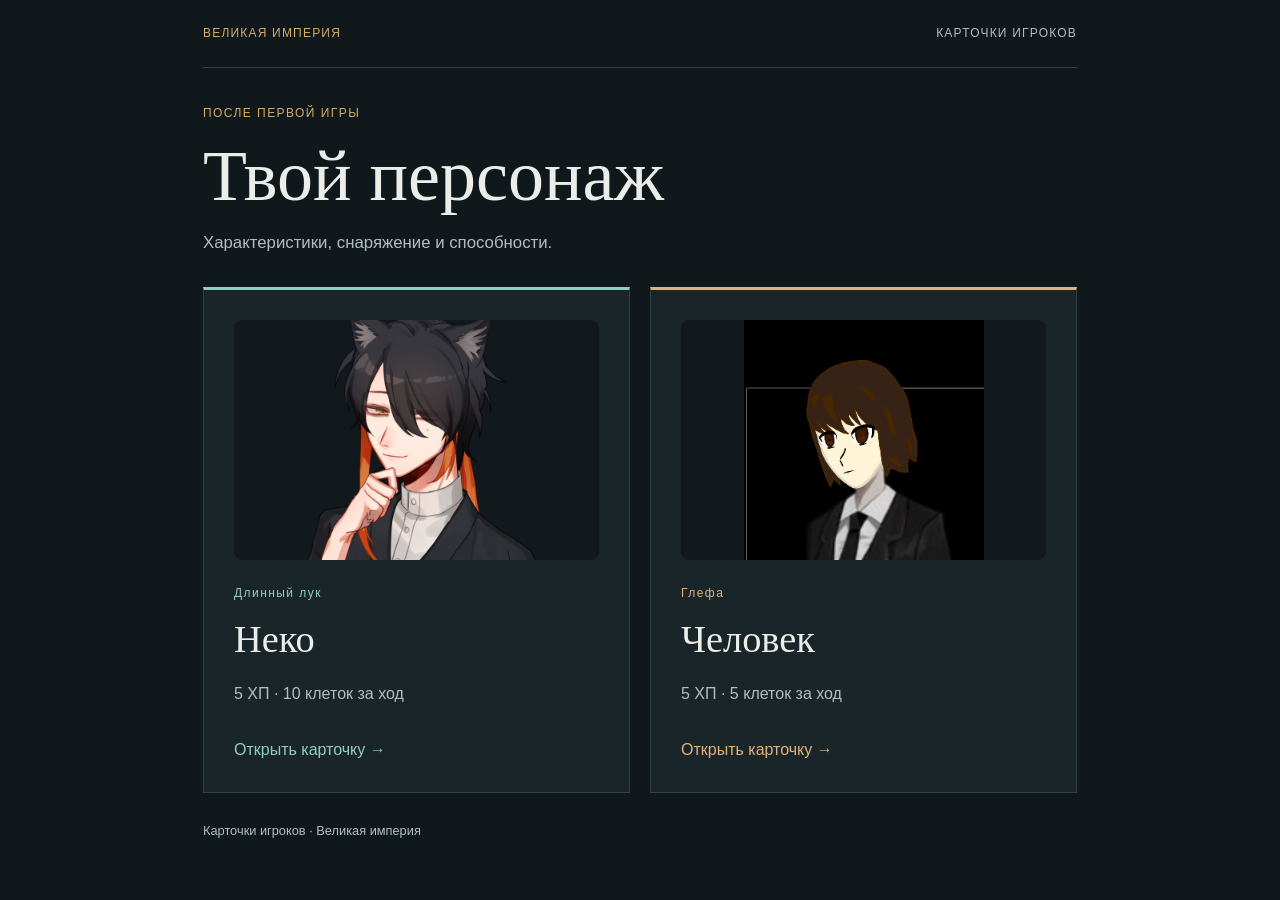
<file: index.html>
<!doctype html>
<html lang="ru"><head><meta charset="utf-8"><meta name="viewport" content="width=device-width, initial-scale=1"><meta name="theme-color" content="#10181c"><meta name="description" content="Карточка игрока: характеристики, здоровье, снаряжение и изученные способности."><title>Персонажи · Карточки</title><link rel="icon" href="data:image/svg+xml,%3Csvg xmlns='http://www.w3.org/2000/svg' viewBox='0 0 32 32'%3E%3Crect x='5' y='3' width='22' height='26' rx='3' fill='%231c2829' stroke='%23d3ac69' stroke-width='2'/%3E%3Cpath d='M10 11h12M10 16h12M10 21h8' stroke='%23d3ac69' stroke-width='2'/%3E%3C/svg%3E"><link rel="stylesheet" href="styles.css"></head><body class="" data-character=""><a class="skip" href="#main">К карточке</a><div class="frame"><header class="topbar"><a href="index.html">ВЕЛИКАЯ ИМПЕРИЯ</a><span>КАРТОЧКИ ИГРОКОВ</span></header><main id="main"><header class="hero"><p class="eyebrow">ПОСЛЕ ПЕРВОЙ ИГРЫ</p><h1>Твой персонаж</h1><p class="subtitle">Характеристики, снаряжение и способности.</p></header><div class="selection"><a href="neko.html" class="select-card neko"><img class="selection-portrait" src="assets/neko.png" alt="Неко" width="260" height="260"><span class="eyebrow">Длинный лук</span><h2>Неко</h2><p>5 ХП · 10 клеток за ход</p><span class="open">Открыть карточку →</span></a><a href="human.html" class="select-card human"><img class="selection-portrait" src="assets/human.png" alt="Человек" width="260" height="260"><span class="eyebrow">Глефа</span><h2>Человек</h2><p>5 ХП · 5 клеток за ход</p><span class="open">Открыть карточку →</span></a></div></main><footer>Карточки игроков · Великая империя</footer></div></body></html>
</file>
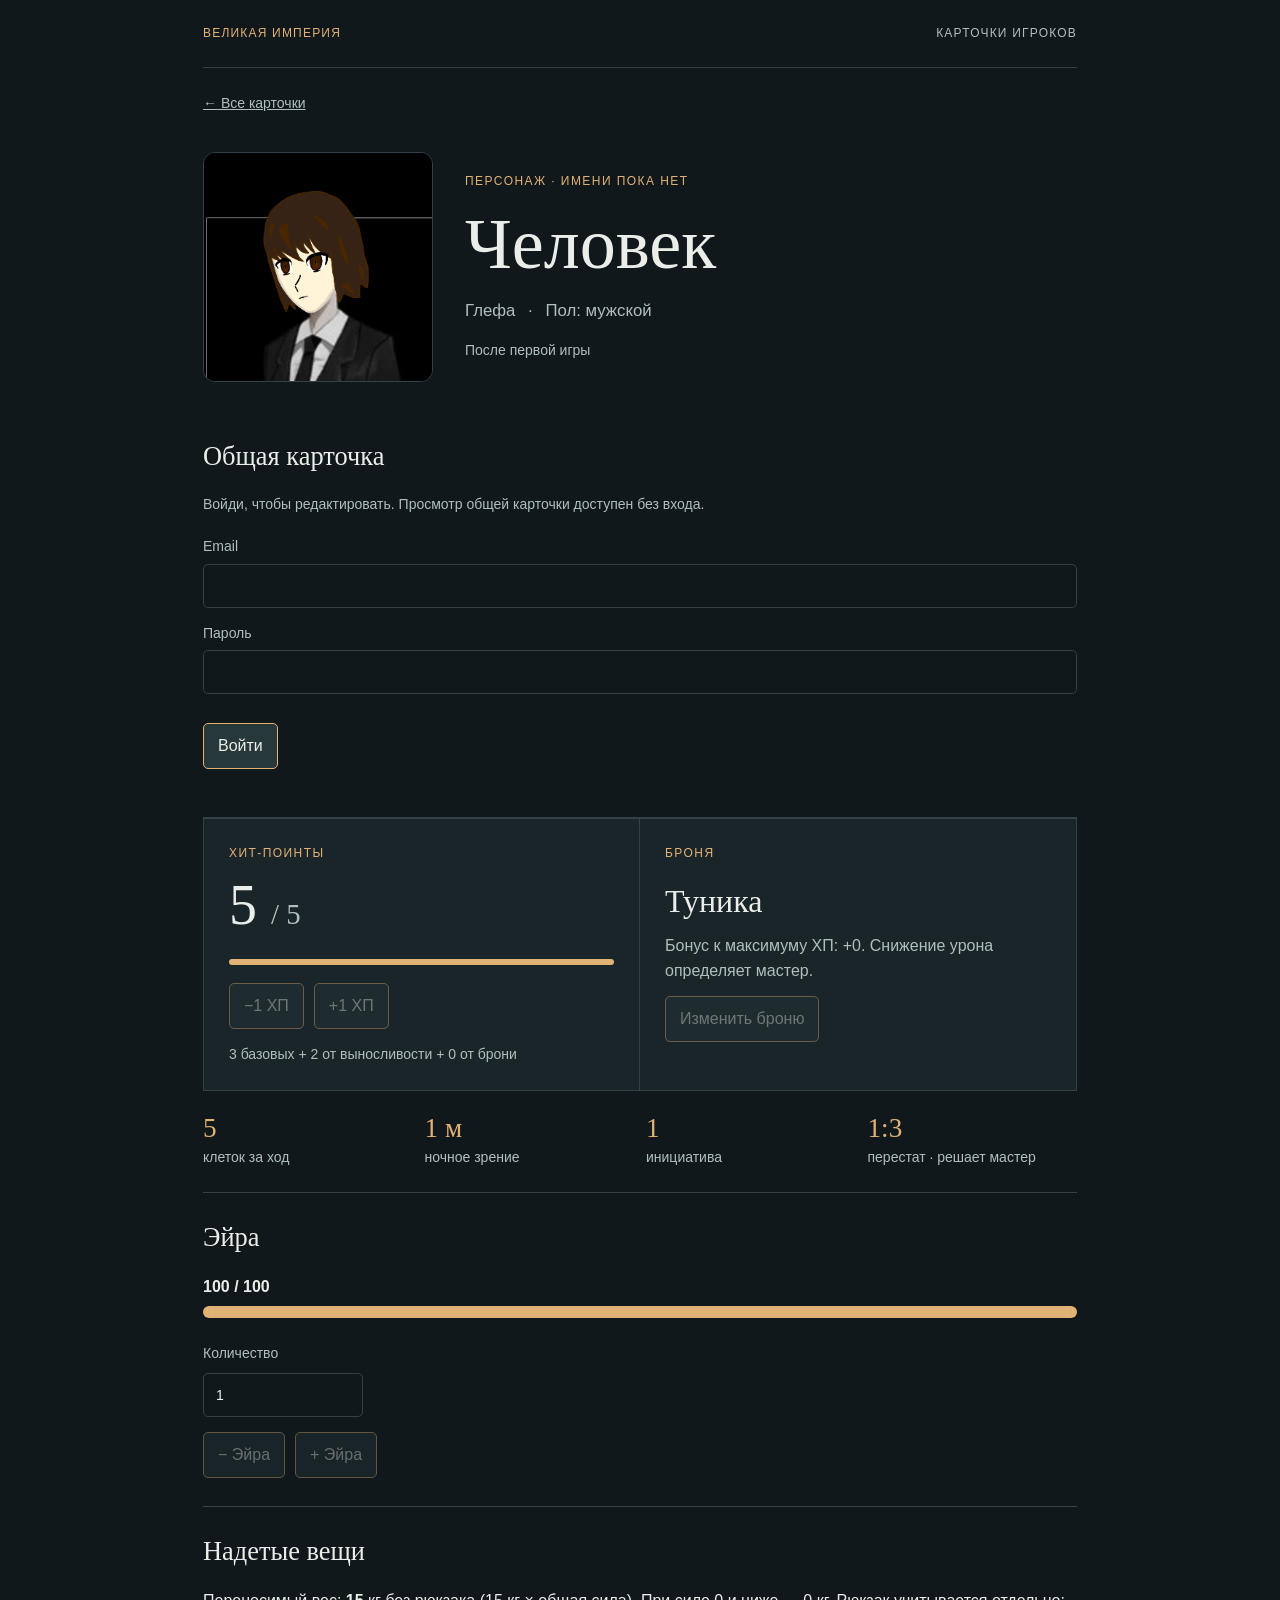
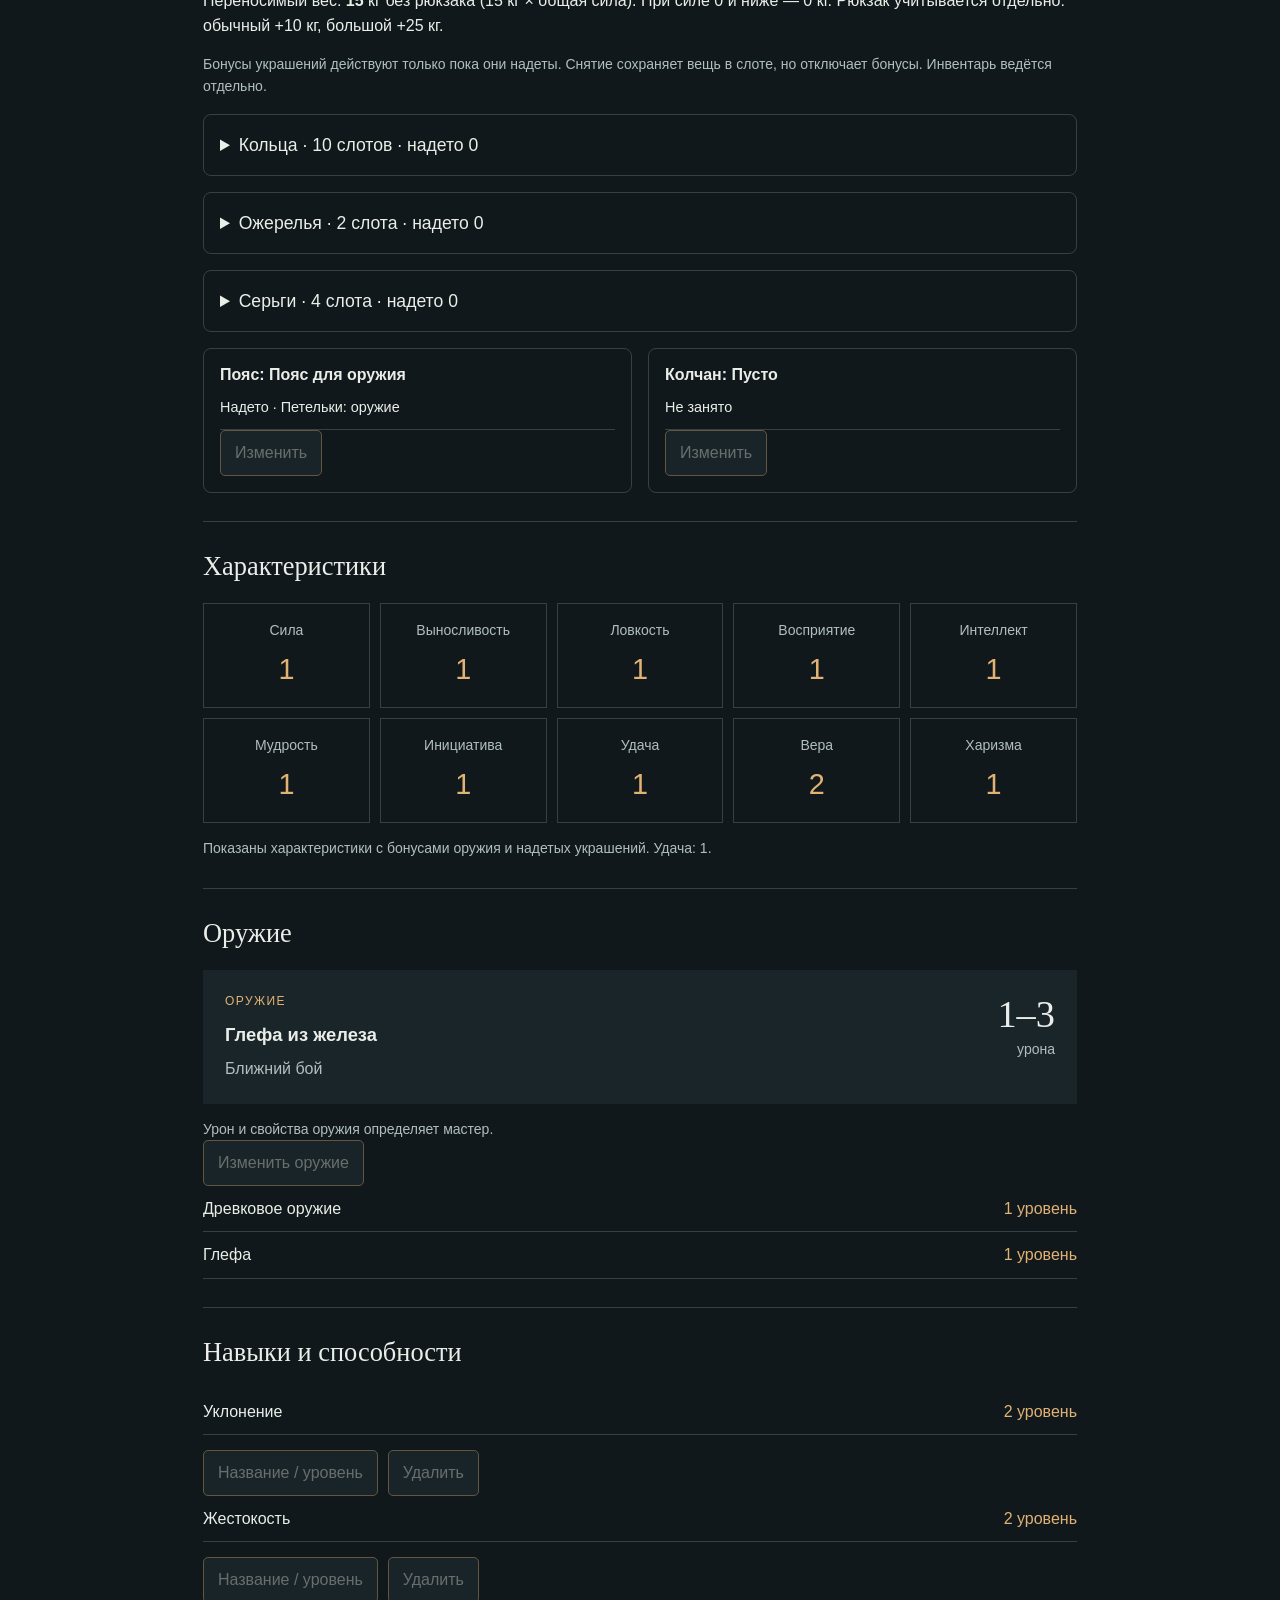
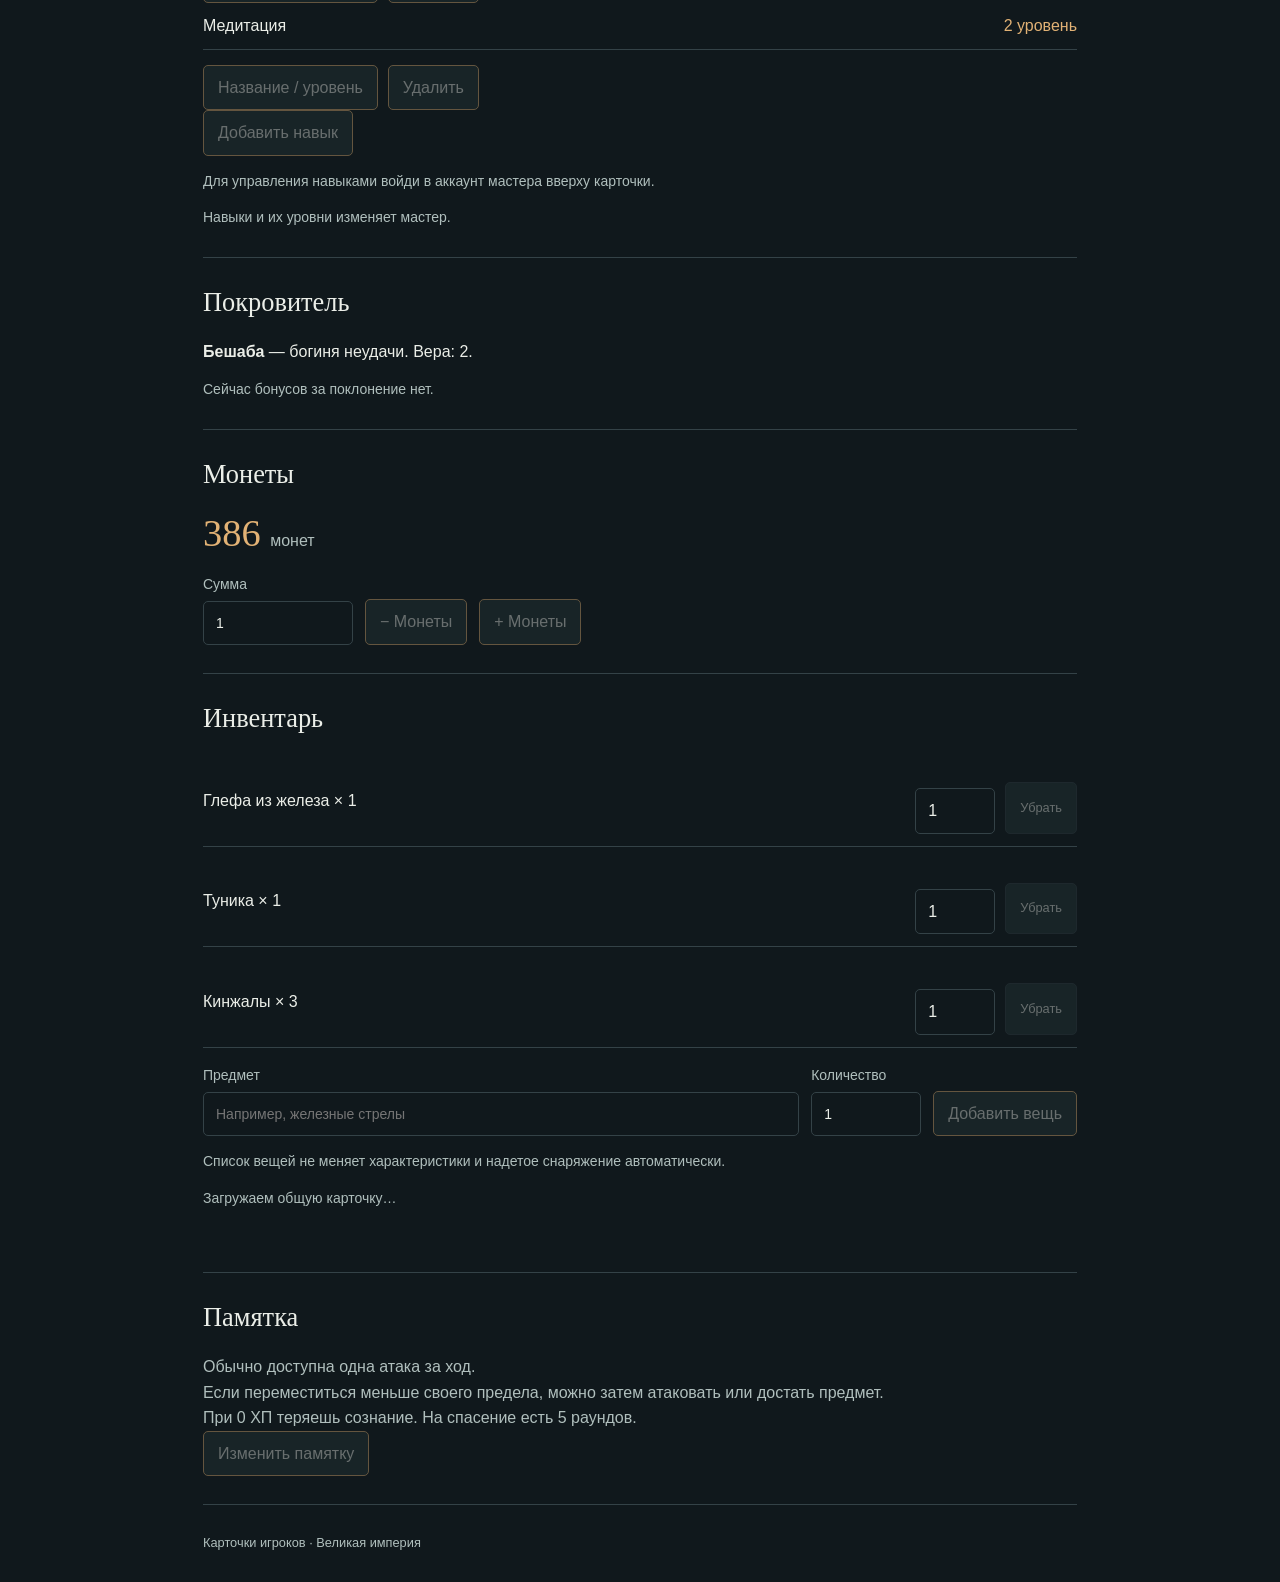
<file: human.html>
<!doctype html>
<html lang="ru"><head><meta charset="utf-8"><meta name="viewport" content="width=device-width, initial-scale=1"><meta name="theme-color" content="#10181c"><meta name="description" content="Карточка игрока: характеристики, здоровье, снаряжение и изученные способности."><title>Человек · Карточки</title><link rel="icon" href="data:image/svg+xml,%3Csvg xmlns='http://www.w3.org/2000/svg' viewBox='0 0 32 32'%3E%3Crect x='5' y='3' width='22' height='26' rx='3' fill='%231c2829' stroke='%23d3ac69' stroke-width='2'/%3E%3Cpath d='M10 11h12M10 16h12M10 21h8' stroke='%23d3ac69' stroke-width='2'/%3E%3C/svg%3E"><link rel="stylesheet" href="styles.css?v=a005371a59"><script src="card-state.js?v=56ae65ffc9" defer></script><script src="card-skills.js?v=f63f236fe3" defer></script><script src="supabase-config.js" defer></script><script src="vendor/supabase.js" defer></script><script src="card-cloud.js?v=6ffb8fe2f0" defer></script><script src="card.js?v=c4365fa80f" defer></script></head><body class="human" data-character="human"><a class="skip" href="#main">К карточке</a><div class="frame"><header class="topbar"><a href="index.html">ВЕЛИКАЯ ИМПЕРИЯ</a><span>КАРТОЧКИ ИГРОКОВ</span></header><main id="main"><a class="back" href="index.html">← Все карточки</a><header class="hero character-hero"><img class="portrait" src="assets/human.png" alt="Портрет персонажа: Человек" width="320" height="320"><div><p class="eyebrow">ПЕРСОНАЖ · ИМЕНИ ПОКА НЕТ</p><h1>Человек</h1><p class="subtitle">Глефа <span>·</span> Пол: мужской</p><p class="hint">После первой игры</p></div></header>
<section id="cloud-panel" class="section" hidden><h2>Общая карточка</h2><p id="auth-status" class="hint" role="status">Подключаемся…</p><form id="auth-form" class="gear-form"><label>Email<input id="auth-email" type="email" autocomplete="username" required maxlength="254"></label><label>Пароль<input id="auth-password" type="password" autocomplete="current-password" minlength="6" required></label><div class="counter-controls"><button id="sign-in" type="submit">Войти</button></div></form><button id="sign-out" type="button" hidden>Выйти</button></section><div class="overview"><section class="health"><span class="label">ХИТ-ПОИНТЫ</span><strong aria-live="polite"><span id="hp-value">5</span> <small>/ <span id="hp-max">5</span></small></strong><meter id="hp-meter" min="0" max="5" value="5" aria-label="ХП: 5 из 5"></meter><div class="counter-controls"><button type="button" id="hp-minus" aria-label="Убавить 1 ХП">−1 ХП</button><button type="button" id="hp-plus" aria-label="Прибавить 1 ХП" disabled>+1 ХП</button></div><p id="hp-status" class="hint" role="status"></p><span class="hint" id="hp-formula">3 базовых + 2 от выносливости</span></section><section class="armor"><span class="label">БРОНЯ</span><h2 id="armor-name">Туника</h2><p id="armor-note">Без бонусов к ХП.</p><button type="button" id="edit-armor" aria-expanded="false" aria-controls="armor-form">Изменить броню</button><form id="armor-form" class="gear-form" hidden><label>Название<input id="armor-input" maxlength="120" required></label><label>Бонус к ХП<input id="armor-hp" type="number" min="0" max="999" step="1" required></label><button type="submit">Сохранить броню</button></form></section></div>
<div class="quick-stats"><div><strong data-movement>5</strong><span>клеток за ход</span></div><div><strong>1 м</strong><span>ночное зрение</span></div><div><strong id="initiative-value">1</strong><span>инициатива</span></div><div><strong>1:3</strong><span>перестат · решает мастер</span></div></div>
<section class="section" id="eira"><h2>Эйра</h2><p><strong><span id="eira-value">100</span> / 100</strong></p><meter id="eira-meter" min="0" max="100" value="100" aria-label="Эйра: 100 из 100"></meter><label>Количество<input id="eira-amount" type="number" min="1" max="100" step="1" value="1"></label><div class="counter-controls"><button id="eira-minus" type="button">− Эйра</button><button id="eira-plus" type="button">+ Эйра</button></div></section>
<section class="section" id="accessories"><h2>Надетые вещи</h2><p>Переносимый вес: <strong id="carry-limit">15</strong> кг без рюкзака (15 кг × общая сила). При силе 0 и ниже — 0 кг. Рюкзак учитывается отдельно: обычный +10 кг, большой +25 кг.</p><p class="hint">Бонусы украшений действуют только пока они надеты. Снятие сохраняет вещь в слоте, но отключает бонусы. Инвентарь ведётся отдельно.</p><details class="earring-slots"><summary>Кольца · 10 слотов <span id="rings-count"></span></summary><div id="slot-list" class="mastery equipment-slots"></div></details><details class="earring-slots"><summary>Ожерелья · 2 слота <span id="necklaces-count"></span></summary><div id="necklace-slot-list" class="mastery equipment-slots"></div></details><details class="earring-slots"><summary>Серьги · 4 слота <span id="earrings-count"></span></summary><div id="earring-slot-list" class="mastery equipment-slots"></div></details><div id="utility-slot-list" class="mastery equipment-slots"></div><form id="slot-form" class="gear-form" hidden><h3 id="slot-title"></h3><label>Название предмета<input id="slot-name" maxlength="120" placeholder="Пусто"></label><label><input id="slot-equipped" type="checkbox"> Надето</label><label id="slot-potions-label"><input id="slot-potions" type="checkbox"> Есть петельки для зелий (для оружия есть)</label><label id="belt-contents-label">Зелья в петельках: название и количество<textarea id="belt-contents" rows="4" maxlength="1500" placeholder="Зелье лечения +2 ХП × 2"></textarea></label><fieldset id="slot-bonuses"><legend>Временные бонусы характеристик</legend><div class="bonus-inputs"><label>Сила<input id="slot-bonus-0" type="number" min="-999" max="999" step="1" value="0" required></label><label>Выносливость<input id="slot-bonus-1" type="number" min="-999" max="999" step="1" value="0" required></label><label>Ловкость<input id="slot-bonus-2" type="number" min="-999" max="999" step="1" value="0" required></label><label>Восприятие<input id="slot-bonus-3" type="number" min="-999" max="999" step="1" value="0" required></label><label>Интеллект<input id="slot-bonus-4" type="number" min="-999" max="999" step="1" value="0" required></label><label>Мудрость<input id="slot-bonus-5" type="number" min="-999" max="999" step="1" value="0" required></label><label>Инициатива<input id="slot-bonus-6" type="number" min="-999" max="999" step="1" value="0" required></label><label>Удача<input id="slot-bonus-7" type="number" min="-999" max="999" step="1" value="0" required></label><label>Вера<input id="slot-bonus-8" type="number" min="-999" max="999" step="1" value="0" required></label><label>Харизма<input id="slot-bonus-9" type="number" min="-999" max="999" step="1" value="0" required></label></div></fieldset><div class="counter-controls"><button type="submit">Сохранить предмет</button><button type="button" id="slot-cancel">Отмена</button></div></form></section>
<section class="section"><h2>Характеристики</h2><dl class="attributes"><div><dt>Сила</dt><dd data-stat="0">1</dd></div><div><dt>Выносливость</dt><dd data-stat="1">1</dd></div><div><dt>Ловкость</dt><dd data-stat="2">1</dd></div><div><dt>Восприятие</dt><dd data-stat="3">1</dd></div><div><dt>Интеллект</dt><dd data-stat="4">1</dd></div><div><dt>Мудрость</dt><dd data-stat="5">1</dd></div><div><dt>Инициатива</dt><dd data-stat="6">1</dd></div><div><dt>Удача</dt><dd data-stat="7">1</dd></div><div><dt>Вера</dt><dd data-stat="8">2</dd></div><div><dt>Харизма</dt><dd data-stat="9">1</dd></div></dl><p class="hint"><span id="stats-note">Бонусов от предметов нет.</span></p></section>
<section class="section"><h2>Оружие</h2><article class="weapon"><div><p class="eyebrow">ОРУЖИЕ</p><h3 id="weapon-name">Глефа из железа</h3><p id="weapon-range">Ближний бой</p></div><div class="damage"><strong id="weapon-damage">1–3</strong><span>урона</span></div></article><p class="hint">Урон и свойства оружия определяет мастер.</p><button type="button" id="edit-weapon" aria-expanded="false" aria-controls="weapon-form">Изменить оружие</button><form id="weapon-form" class="gear-form" hidden><label>Название<input id="weapon-input" maxlength="120" required></label><label>Урон<input id="damage-input" maxlength="50" required placeholder="Например, 2–3"></label><label>Дальность / тип боя<input id="range-input" maxlength="80" required></label><fieldset><legend>Бонусы оружия к характеристикам</legend><div class="bonus-inputs"><label>Сила<input id="bonus-0" type="number" min="0" max="999" step="1" value="0" required></label><label>Выносливость<input id="bonus-1" type="number" min="0" max="999" step="1" value="0" required></label><label>Ловкость<input id="bonus-2" type="number" min="0" max="999" step="1" value="0" required></label><label>Восприятие<input id="bonus-3" type="number" min="0" max="999" step="1" value="0" required></label><label>Интеллект<input id="bonus-4" type="number" min="0" max="999" step="1" value="0" required></label><label>Мудрость<input id="bonus-5" type="number" min="0" max="999" step="1" value="0" required></label><label>Инициатива<input id="bonus-6" type="number" min="0" max="999" step="1" value="0" required></label><label>Удача<input id="bonus-7" type="number" min="0" max="999" step="1" value="0" required></label><label>Вера<input id="bonus-8" type="number" min="0" max="999" step="1" value="0" required></label><label>Харизма<input id="bonus-9" type="number" min="0" max="999" step="1" value="0" required></label></div></fieldset><button type="submit">Сохранить оружие</button></form><div class="mastery"><p><span>Древковое оружие</span><strong>1 уровень</strong></p><p><span>Глефа</span><strong>1 уровень</strong></p></div></section>
<section class="section" id="skills"><h2>Навыки и способности</h2><div id="skills-list" class="mastery"></div><button type="button" id="add-skill" aria-expanded="false" aria-controls="skill-form">Добавить навык</button><form id="skill-form" class="gear-form" hidden><label>Название навыка<input id="skill-name" maxlength="80" required></label><label>Уровень навыка<input id="skill-level" type="number" min="1" max="999" step="1" value="1" required></label><div class="counter-controls"><button type="submit">Сохранить навык</button><button type="button" id="cancel-skill">Отмена</button></div></form><p id="skill-access" class="hint"></p><p id="skill-status" class="hint" role="status"></p><p class="hint">Навыки и их уровни изменяет мастер.</p></section>
<section class="section"><h2>Покровитель</h2><p><strong>Бешаба</strong> — богиня неудачи. Вера: <span id="faith-value">2</span>.</p><p class="hint">Сейчас бонусов за поклонение нет.</p></section>
<section class="section"><h2>Монеты</h2><p class="coin-total"><output id="coins-value" aria-live="polite">386</output> <span>монет</span></p><div class="coin-controls"><label for="coin-amount">Сумма<input type="number" id="coin-amount" min="1" max="999999999" step="1" value="1" inputmode="numeric"></label><button type="button" id="coins-minus" disabled>− Монеты</button><button type="button" id="coins-plus">+ Монеты</button></div></section>
<section class="section"><h2>Инвентарь</h2><ul id="inventory-list" class="inventory-list"></ul><p id="inventory-empty" class="hint" hidden>Инвентарь пуст.</p><form id="item-form" class="item-form"><label for="item-name">Предмет<input id="item-name" name="item" maxlength="120" required placeholder="Например, железные стрелы"></label><label for="item-quantity">Количество<input type="number" id="item-quantity" name="quantity" min="1" max="9999" step="1" value="1" inputmode="numeric" required></label><button type="submit">Добавить вещь</button></form><p class="hint">Список вещей не меняет характеристики и надетое снаряжение автоматически.</p><p id="save-status" class="hint" role="status">Подключаемся к общему сохранению. Для редактирования войди в аккаунт.</p><p id="action-status" class="hint" role="status"></p><noscript><p>Для изменения ХП, монет и инвентаря включи JavaScript.</p></noscript></section>
<section class="section reminder"><h2>Памятка</h2><p id="notes-text" class="notes-text"></p><button type="button" id="edit-notes">Изменить памятку</button><form id="notes-form" class="gear-form" hidden><label>Текст памятки<textarea id="notes-input" maxlength="8000" rows="8"></textarea></label><div class="counter-controls"><button type="submit">Сохранить</button><button type="button" id="cancel-notes">Отмена</button></div></form></section></main><footer>Карточки игроков · Великая империя</footer></div></body></html>
</file>
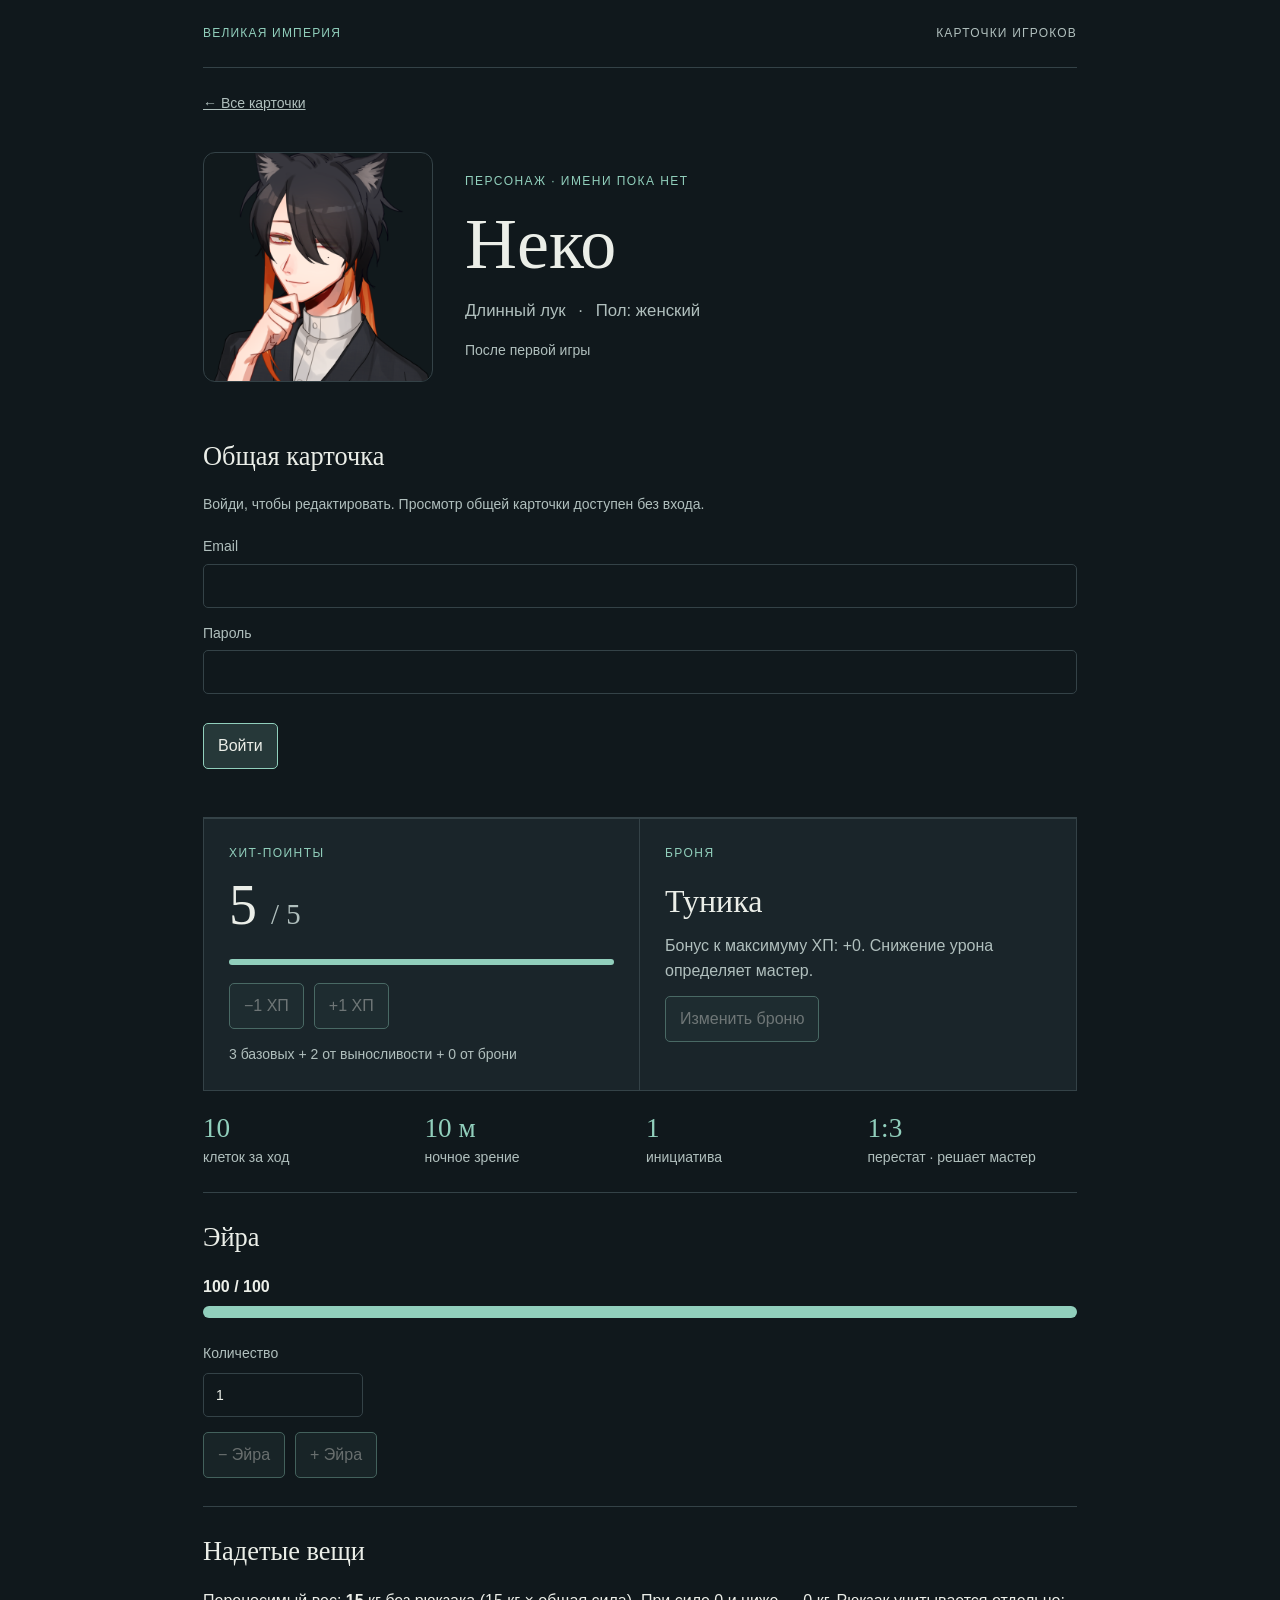
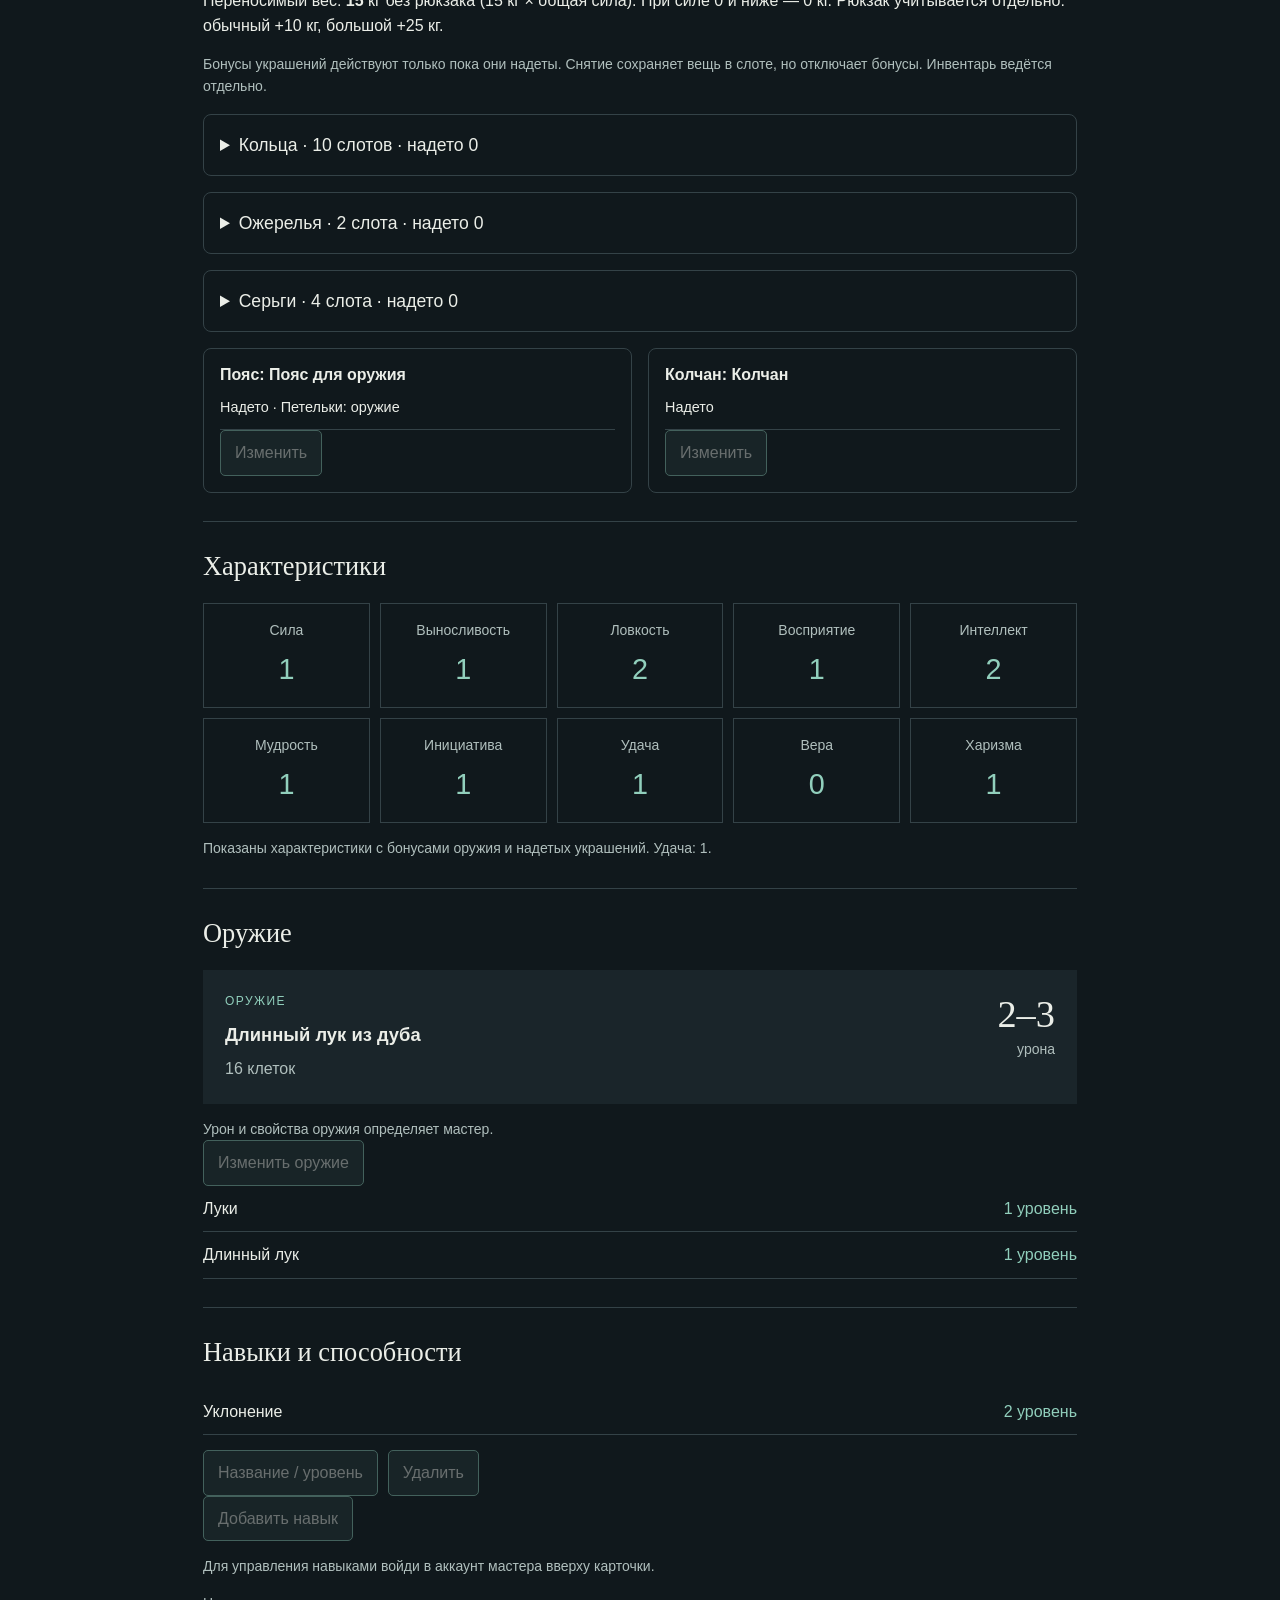
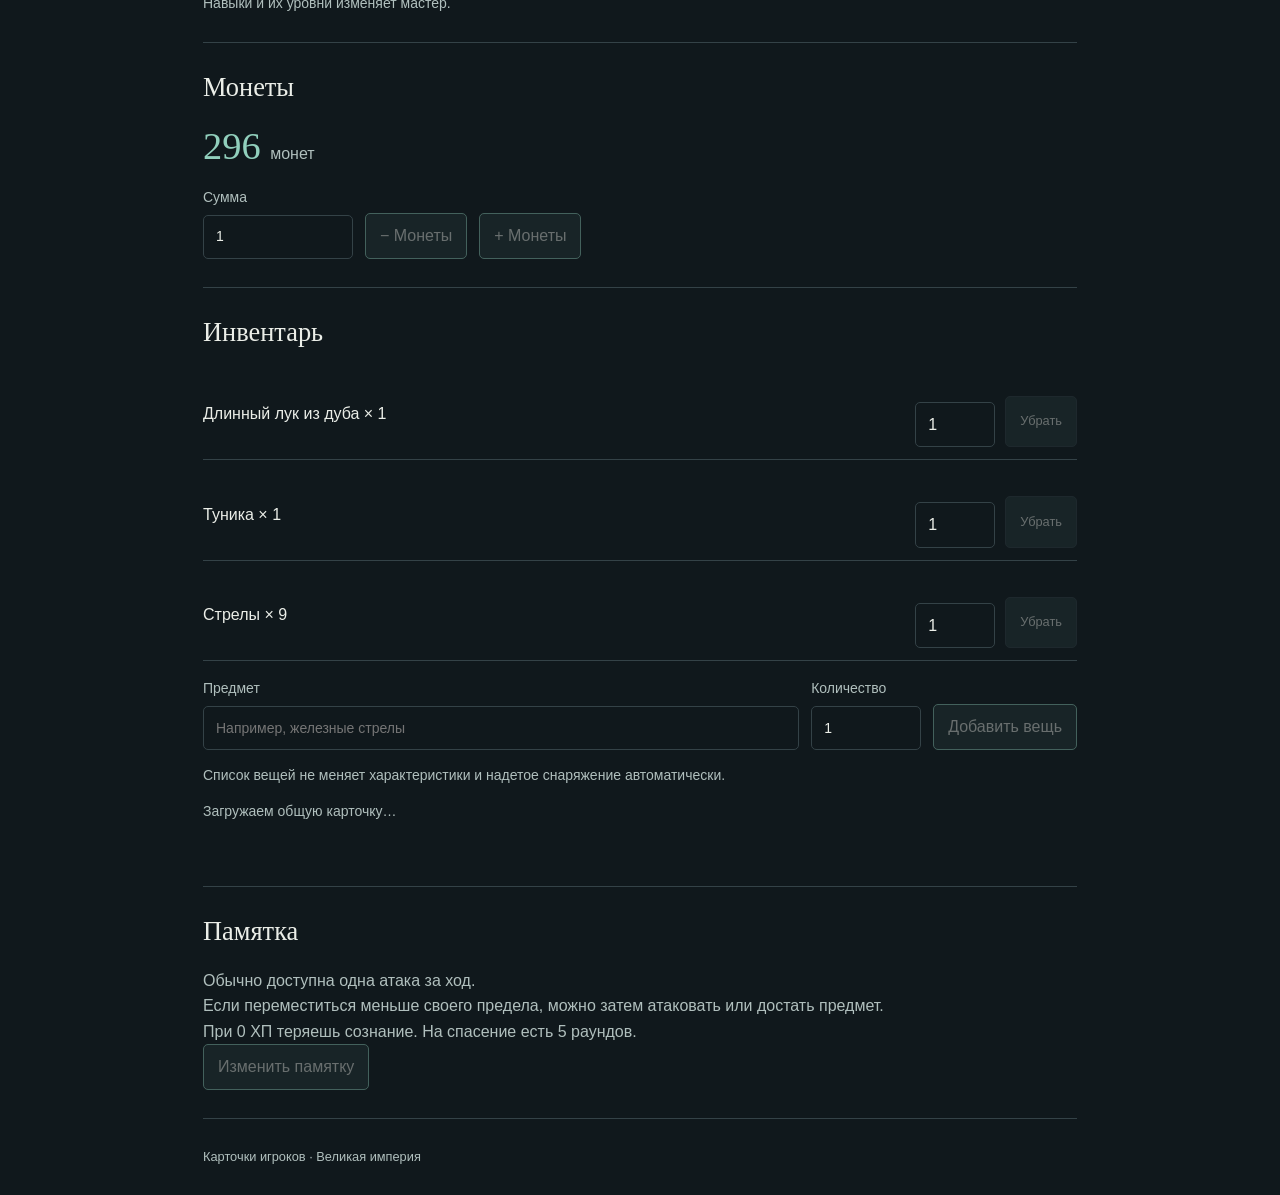
<file: neko.html>
<!doctype html>
<html lang="ru"><head><meta charset="utf-8"><meta name="viewport" content="width=device-width, initial-scale=1"><meta name="theme-color" content="#10181c"><meta name="description" content="Карточка игрока: характеристики, здоровье, снаряжение и изученные способности."><title>Неко · Карточки</title><link rel="icon" href="data:image/svg+xml,%3Csvg xmlns='http://www.w3.org/2000/svg' viewBox='0 0 32 32'%3E%3Crect x='5' y='3' width='22' height='26' rx='3' fill='%231c2829' stroke='%23d3ac69' stroke-width='2'/%3E%3Cpath d='M10 11h12M10 16h12M10 21h8' stroke='%23d3ac69' stroke-width='2'/%3E%3C/svg%3E"><link rel="stylesheet" href="styles.css?v=a005371a59"><script src="card-state.js?v=56ae65ffc9" defer></script><script src="card-skills.js?v=f63f236fe3" defer></script><script src="supabase-config.js" defer></script><script src="vendor/supabase.js" defer></script><script src="card-cloud.js?v=6ffb8fe2f0" defer></script><script src="card.js?v=c4365fa80f" defer></script></head><body class="neko" data-character="neko"><a class="skip" href="#main">К карточке</a><div class="frame"><header class="topbar"><a href="index.html">ВЕЛИКАЯ ИМПЕРИЯ</a><span>КАРТОЧКИ ИГРОКОВ</span></header><main id="main"><a class="back" href="index.html">← Все карточки</a><header class="hero character-hero"><img class="portrait" src="assets/neko.png" alt="Портрет персонажа: Неко" width="320" height="320"><div><p class="eyebrow">ПЕРСОНАЖ · ИМЕНИ ПОКА НЕТ</p><h1>Неко</h1><p class="subtitle">Длинный лук <span>·</span> Пол: женский</p><p class="hint">После первой игры</p></div></header>
<section id="cloud-panel" class="section" hidden><h2>Общая карточка</h2><p id="auth-status" class="hint" role="status">Подключаемся…</p><form id="auth-form" class="gear-form"><label>Email<input id="auth-email" type="email" autocomplete="username" required maxlength="254"></label><label>Пароль<input id="auth-password" type="password" autocomplete="current-password" minlength="6" required></label><div class="counter-controls"><button id="sign-in" type="submit">Войти</button></div></form><button id="sign-out" type="button" hidden>Выйти</button></section><div class="overview"><section class="health"><span class="label">ХИТ-ПОИНТЫ</span><strong aria-live="polite"><span id="hp-value">5</span> <small>/ <span id="hp-max">5</span></small></strong><meter id="hp-meter" min="0" max="5" value="5" aria-label="ХП: 5 из 5"></meter><div class="counter-controls"><button type="button" id="hp-minus" aria-label="Убавить 1 ХП">−1 ХП</button><button type="button" id="hp-plus" aria-label="Прибавить 1 ХП" disabled>+1 ХП</button></div><p id="hp-status" class="hint" role="status"></p><span class="hint" id="hp-formula">3 базовых + 2 от выносливости</span></section><section class="armor"><span class="label">БРОНЯ</span><h2 id="armor-name">Туника</h2><p id="armor-note">Без бонусов к ХП.</p><button type="button" id="edit-armor" aria-expanded="false" aria-controls="armor-form">Изменить броню</button><form id="armor-form" class="gear-form" hidden><label>Название<input id="armor-input" maxlength="120" required></label><label>Бонус к ХП<input id="armor-hp" type="number" min="0" max="999" step="1" required></label><button type="submit">Сохранить броню</button></form></section></div>
<div class="quick-stats"><div><strong data-movement>10</strong><span>клеток за ход</span></div><div><strong>10 м</strong><span>ночное зрение</span></div><div><strong id="initiative-value">1</strong><span>инициатива</span></div><div><strong>1:3</strong><span>перестат · решает мастер</span></div></div>
<section class="section" id="eira"><h2>Эйра</h2><p><strong><span id="eira-value">100</span> / 100</strong></p><meter id="eira-meter" min="0" max="100" value="100" aria-label="Эйра: 100 из 100"></meter><label>Количество<input id="eira-amount" type="number" min="1" max="100" step="1" value="1"></label><div class="counter-controls"><button id="eira-minus" type="button">− Эйра</button><button id="eira-plus" type="button">+ Эйра</button></div></section>
<section class="section" id="accessories"><h2>Надетые вещи</h2><p>Переносимый вес: <strong id="carry-limit">15</strong> кг без рюкзака (15 кг × общая сила). При силе 0 и ниже — 0 кг. Рюкзак учитывается отдельно: обычный +10 кг, большой +25 кг.</p><p class="hint">Бонусы украшений действуют только пока они надеты. Снятие сохраняет вещь в слоте, но отключает бонусы. Инвентарь ведётся отдельно.</p><details class="earring-slots"><summary>Кольца · 10 слотов <span id="rings-count"></span></summary><div id="slot-list" class="mastery equipment-slots"></div></details><details class="earring-slots"><summary>Ожерелья · 2 слота <span id="necklaces-count"></span></summary><div id="necklace-slot-list" class="mastery equipment-slots"></div></details><details class="earring-slots"><summary>Серьги · 4 слота <span id="earrings-count"></span></summary><div id="earring-slot-list" class="mastery equipment-slots"></div></details><div id="utility-slot-list" class="mastery equipment-slots"></div><form id="slot-form" class="gear-form" hidden><h3 id="slot-title"></h3><label>Название предмета<input id="slot-name" maxlength="120" placeholder="Пусто"></label><label><input id="slot-equipped" type="checkbox"> Надето</label><label id="slot-potions-label"><input id="slot-potions" type="checkbox"> Есть петельки для зелий (для оружия есть)</label><label id="belt-contents-label">Зелья в петельках: название и количество<textarea id="belt-contents" rows="4" maxlength="1500" placeholder="Зелье лечения +2 ХП × 2"></textarea></label><fieldset id="slot-bonuses"><legend>Временные бонусы характеристик</legend><div class="bonus-inputs"><label>Сила<input id="slot-bonus-0" type="number" min="-999" max="999" step="1" value="0" required></label><label>Выносливость<input id="slot-bonus-1" type="number" min="-999" max="999" step="1" value="0" required></label><label>Ловкость<input id="slot-bonus-2" type="number" min="-999" max="999" step="1" value="0" required></label><label>Восприятие<input id="slot-bonus-3" type="number" min="-999" max="999" step="1" value="0" required></label><label>Интеллект<input id="slot-bonus-4" type="number" min="-999" max="999" step="1" value="0" required></label><label>Мудрость<input id="slot-bonus-5" type="number" min="-999" max="999" step="1" value="0" required></label><label>Инициатива<input id="slot-bonus-6" type="number" min="-999" max="999" step="1" value="0" required></label><label>Удача<input id="slot-bonus-7" type="number" min="-999" max="999" step="1" value="0" required></label><label>Вера<input id="slot-bonus-8" type="number" min="-999" max="999" step="1" value="0" required></label><label>Харизма<input id="slot-bonus-9" type="number" min="-999" max="999" step="1" value="0" required></label></div></fieldset><div class="counter-controls"><button type="submit">Сохранить предмет</button><button type="button" id="slot-cancel">Отмена</button></div></form></section>
<section class="section"><h2>Характеристики</h2><dl class="attributes"><div><dt>Сила</dt><dd data-stat="0">1</dd></div><div><dt>Выносливость</dt><dd data-stat="1">1</dd></div><div><dt>Ловкость</dt><dd data-stat="2">2</dd></div><div><dt>Восприятие</dt><dd data-stat="3">1</dd></div><div><dt>Интеллект</dt><dd data-stat="4">2</dd></div><div><dt>Мудрость</dt><dd data-stat="5">1</dd></div><div><dt>Инициатива</dt><dd data-stat="6">1</dd></div><div><dt>Удача</dt><dd data-stat="7">1</dd></div><div><dt>Вера</dt><dd data-stat="8">0</dd></div><div><dt>Харизма</dt><dd data-stat="9">1</dd></div></dl><p class="hint"><span id="stats-note">Бонусов от предметов нет.</span></p></section>
<section class="section"><h2>Оружие</h2><article class="weapon"><div><p class="eyebrow">ОРУЖИЕ</p><h3 id="weapon-name">Длинный лук из дуба</h3><p id="weapon-range">16 клеток</p></div><div class="damage"><strong id="weapon-damage">2–3</strong><span>урона</span></div></article><p class="hint">Урон и свойства оружия определяет мастер.</p><button type="button" id="edit-weapon" aria-expanded="false" aria-controls="weapon-form">Изменить оружие</button><form id="weapon-form" class="gear-form" hidden><label>Название<input id="weapon-input" maxlength="120" required></label><label>Урон<input id="damage-input" maxlength="50" required placeholder="Например, 2–3"></label><label>Дальность / тип боя<input id="range-input" maxlength="80" required></label><fieldset><legend>Бонусы оружия к характеристикам</legend><div class="bonus-inputs"><label>Сила<input id="bonus-0" type="number" min="0" max="999" step="1" value="0" required></label><label>Выносливость<input id="bonus-1" type="number" min="0" max="999" step="1" value="0" required></label><label>Ловкость<input id="bonus-2" type="number" min="0" max="999" step="1" value="0" required></label><label>Восприятие<input id="bonus-3" type="number" min="0" max="999" step="1" value="0" required></label><label>Интеллект<input id="bonus-4" type="number" min="0" max="999" step="1" value="0" required></label><label>Мудрость<input id="bonus-5" type="number" min="0" max="999" step="1" value="0" required></label><label>Инициатива<input id="bonus-6" type="number" min="0" max="999" step="1" value="0" required></label><label>Удача<input id="bonus-7" type="number" min="0" max="999" step="1" value="0" required></label><label>Вера<input id="bonus-8" type="number" min="0" max="999" step="1" value="0" required></label><label>Харизма<input id="bonus-9" type="number" min="0" max="999" step="1" value="0" required></label></div></fieldset><button type="submit">Сохранить оружие</button></form><div class="mastery"><p><span>Луки</span><strong>1 уровень</strong></p><p><span>Длинный лук</span><strong>1 уровень</strong></p></div></section>
<section class="section" id="skills"><h2>Навыки и способности</h2><div id="skills-list" class="mastery"></div><button type="button" id="add-skill" aria-expanded="false" aria-controls="skill-form">Добавить навык</button><form id="skill-form" class="gear-form" hidden><label>Название навыка<input id="skill-name" maxlength="80" required></label><label>Уровень навыка<input id="skill-level" type="number" min="1" max="999" step="1" value="1" required></label><div class="counter-controls"><button type="submit">Сохранить навык</button><button type="button" id="cancel-skill">Отмена</button></div></form><p id="skill-access" class="hint"></p><p id="skill-status" class="hint" role="status"></p><p class="hint">Навыки и их уровни изменяет мастер.</p></section>

<section class="section"><h2>Монеты</h2><p class="coin-total"><output id="coins-value" aria-live="polite">296</output> <span>монет</span></p><div class="coin-controls"><label for="coin-amount">Сумма<input type="number" id="coin-amount" min="1" max="999999999" step="1" value="1" inputmode="numeric"></label><button type="button" id="coins-minus" disabled>− Монеты</button><button type="button" id="coins-plus">+ Монеты</button></div></section>
<section class="section"><h2>Инвентарь</h2><ul id="inventory-list" class="inventory-list"></ul><p id="inventory-empty" class="hint" hidden>Инвентарь пуст.</p><form id="item-form" class="item-form"><label for="item-name">Предмет<input id="item-name" name="item" maxlength="120" required placeholder="Например, железные стрелы"></label><label for="item-quantity">Количество<input type="number" id="item-quantity" name="quantity" min="1" max="9999" step="1" value="1" inputmode="numeric" required></label><button type="submit">Добавить вещь</button></form><p class="hint">Список вещей не меняет характеристики и надетое снаряжение автоматически.</p><p id="save-status" class="hint" role="status">Подключаемся к общему сохранению. Для редактирования войди в аккаунт.</p><p id="action-status" class="hint" role="status"></p><noscript><p>Для изменения ХП, монет и инвентаря включи JavaScript.</p></noscript></section>
<section class="section reminder"><h2>Памятка</h2><p id="notes-text" class="notes-text"></p><button type="button" id="edit-notes">Изменить памятку</button><form id="notes-form" class="gear-form" hidden><label>Текст памятки<textarea id="notes-input" maxlength="8000" rows="8"></textarea></label><div class="counter-controls"><button type="submit">Сохранить</button><button type="button" id="cancel-notes">Отмена</button></div></form></section></main><footer>Карточки игроков · Великая империя</footer></div></body></html>
</file>
<file: styles.css>
@charset "UTF-8";
:root{color-scheme:dark;--bg:#10181c;--panel:#1a252a;--line:#344247;--text:#ebeee8;--muted:#b0bfbd;--accent:#d3ac69}*{box-sizing:border-box}body{margin:0;background:var(--bg);color:var(--text);font:16px/1.6 "Segoe UI",Arial,sans-serif}.neko{--accent:#91cfbc}.human{--accent:#e2b275}a{color:inherit}a:focus-visible{outline:2px solid var(--accent);outline-offset:5px}.frame{max-width:930px;margin:auto;padding:0 28px}.topbar{display:flex;justify-content:space-between;gap:20px;padding:24px 0;border-bottom:1px solid var(--line);font-size:.75rem;letter-spacing:.1em;color:var(--muted)}.topbar a{text-decoration:none;color:var(--accent)}.back{display:inline-block;margin-top:24px;font-size:.875rem;color:var(--muted)}.hero{padding:36px 0 30px}h1,h2,h3,p{margin:0}h1{font:clamp(2.8rem,7vw,4.5rem)/1.15 Georgia,serif}h2{font:1.65rem/1.25 Georgia,serif}h3{font-size:1.15rem;line-height:1.3}.eyebrow,.label{display:block;font-size:.75rem;letter-spacing:.12em;color:var(--accent);margin-bottom:12px}.subtitle{font-size:1.05rem;color:var(--muted);margin-top:12px}.subtitle span{padding:0 8px}.overview{display:grid;grid-template-columns:1fr 1fr;border:1px solid var(--line);background:var(--panel)}.overview section{padding:25px}.health{border-right:1px solid var(--line)}.health>strong{display:block;font:3.5rem/1.1 Georgia,serif}.health small{font-size:1.8rem;color:var(--muted)}meter{display:block;width:100%;height:12px;margin:20px 0 12px;accent-color:var(--accent)}meter::-webkit-meter-bar{background:var(--line);border:0}meter::-webkit-meter-optimum-value{background:var(--accent)}.armor h2{font-size:2rem;margin:18px 0 12px}.armor p,.hint{color:var(--muted)}.hint{font-size:.875rem;margin-top:14px;display:block}.quick-stats{display:grid;grid-template-columns:repeat(4,1fr);gap:12px;padding:22px 0;border-bottom:1px solid var(--line)}.quick-stats strong{display:block;font:1.7rem Georgia,serif;color:var(--accent)}.quick-stats span{font-size:.875rem;color:var(--muted)}.section{padding:28px 0;border-bottom:1px solid var(--line)}.section h2{margin-bottom:20px}.attributes{display:grid;grid-template-columns:repeat(5,1fr);gap:10px;margin:0}.attributes div{border:1px solid var(--line);padding:15px 10px;text-align:center}.attributes dt{font-size:.875rem;color:var(--muted)}.attributes dd{margin:5px 0 0;font-size:1.8rem;color:var(--accent)}.weapon{display:flex;justify-content:space-between;gap:20px;background:var(--panel);padding:22px}.weapon p:not(.eyebrow){color:var(--muted);margin-top:9px}.damage{min-width:85px;text-align:right}.damage strong{display:block;font:2.4rem Georgia,serif}.damage span{color:var(--muted);font-size:.875rem}.mastery p{display:flex;justify-content:space-between;gap:15px;padding:10px 0;border-bottom:1px solid var(--line)}.mastery strong{color:var(--accent);font-weight:500;white-space:nowrap}.section-title{display:flex;align-items:baseline;justify-content:space-between;gap:20px}.badge{border:1px solid var(--accent);color:var(--accent);padding:2px 8px;font-size:.8rem}.abilities{display:grid;grid-template-columns:1fr 1fr;gap:14px}.ability{border:1px solid var(--line);padding:22px;display:flex;flex-direction:column}.effect{color:var(--accent);font-size:1.2rem;margin:12px 0}.ability p{font-size:.95rem;color:var(--muted);flex-grow:1}.cooldown{border-top:1px solid var(--line);padding-top:14px;margin-top:18px;display:flex;justify-content:space-between;gap:12px;font-size:.875rem}.cooldown b{font-weight:500;white-space:nowrap}.reminder{color:var(--muted)}.reminder h2{color:var(--text)}ul{padding-left:22px}li{margin:9px 0}.selection{display:grid;grid-template-columns:1fr 1fr;gap:20px}.select-card{border:1px solid var(--line);border-top:3px solid var(--accent);padding:30px;text-decoration:none;background:var(--panel)}.select-card h2{font-size:2.4rem;margin-bottom:18px}.select-card p{color:var(--muted)}.open{display:block;color:var(--accent);margin-top:30px}.select-card:hover{background:#223238}footer{padding:28px 0;color:var(--muted);font-size:.8rem}.skip{position:fixed;top:-100px;background:var(--accent);color:var(--bg);padding:12px}.skip:focus{top:10px;left:10px}
@media(max-width:650px){.frame{padding:0 18px}.topbar{font-size:.7rem;flex-wrap:wrap;gap:6px}.hero{padding:28px 0}.attributes{grid-template-columns:repeat(2,1fr)}.attributes div{display:flex;justify-content:space-between;align-items:center;text-align:left;padding:12px}.attributes dd{font-size:1.4rem;margin:0}.overview section{padding:18px}.health>strong{font-size:3rem}.quick-stats{grid-template-columns:1fr 1fr}.abilities,.selection{grid-template-columns:1fr}.armor h2{font-size:1.6rem}.weapon{padding:18px}.cooldown{font-size:.875rem}}
@media print{:root{color-scheme:light;--text:#111;--bg:white;--panel:#fff;--muted:#444;--line:#aaa;--accent:#222}.neko,.human{--accent:#222}.back,.topbar,footer,.skip{display:none}.frame{max-width:none;padding:0}.hero{padding:10px 0}.hero h1{font-size:2rem}.section{padding:12px 0}.attributes{grid-template-columns:repeat(5,1fr)}.attributes div{display:block;text-align:center}.overview section{padding:12px}.health>strong{font-size:2rem}.abilities{grid-template-columns:1fr 1fr}.ability{padding:12px;break-inside:avoid}.section h2{font-size:1.2rem;margin-bottom:12px}.reminder{font-size:.8rem}.quick-stats{grid-template-columns:repeat(4,1fr)}}
button,input{font:inherit}button{min-height:44px;padding:9px 14px;border:1px solid var(--accent);background:#263839;color:var(--text);cursor:pointer;border-radius:5px}button:hover:not(:disabled){background:#344e4b}button:disabled{opacity:.4;cursor:default}button:focus-visible,input:focus-visible{outline:2px solid var(--accent);outline-offset:3px}input{display:block;width:100%;min-width:0;min-height:44px;margin-top:6px;padding:9px 12px;background:var(--bg);color:var(--text);border:1px solid var(--line);border-radius:5px}label{font-size:.875rem;color:var(--muted)}.counter-controls{display:flex;gap:10px;margin-top:15px}.coin-total{font:2.4rem Georgia,serif;color:var(--accent)}.coin-total span{font:1rem "Segoe UI",sans-serif;color:var(--muted)}.coin-controls{display:flex;align-items:flex-end;gap:12px;margin-top:18px;flex-wrap:wrap}.coin-controls label{width:150px}.item-form{display:grid;grid-template-columns:minmax(0,1fr) 110px auto;gap:12px;align-items:end}.inventory-list{list-style:none;padding:0}.inventory-list li{display:flex;align-items:center;justify-content:space-between;gap:15px;border-bottom:1px solid var(--line);padding:12px 0}.inventory-list span{overflow-wrap:anywhere}.remove-item{font-size:.8rem;flex-shrink:0;border-color:var(--line)}.gear-form{margin:20px 0;display:grid;gap:14px}.gear-form[hidden],[hidden]{display:none!important}fieldset{border:1px solid var(--line);padding:14px;min-width:0}legend{padding:0 5px;font-size:.9rem;color:var(--accent)}.bonus-inputs{display:grid;grid-template-columns:repeat(2,minmax(0,1fr));gap:12px}#action-status{min-height:1.5em}#weapon-name,#armor-name{overflow-wrap:anywhere}#weapon-damage{overflow-wrap:anywhere}.health #hp-value{font:inherit}.armor button{margin-top:12px}@media(max-width:650px){.item-form{grid-template-columns:minmax(0,1fr) 85px}.item-form button{grid-column:1/-1}.overview{grid-template-columns:1fr}.health{border-right:0;border-bottom:1px solid var(--line)}.coin-controls button{flex:1}.coin-controls label{width:100%}}@media print{button,form,.coin-controls,#save-status,#action-status{display:none!important}.inventory-list{font-size:.9rem}}

.character-hero{display:flex;align-items:center;gap:32px}.portrait{width:230px;height:230px;object-fit:contain;background:#11191c;border:1px solid var(--line);border-radius:12px;flex-shrink:0}.selection-portrait{width:100%;height:240px;object-fit:contain;display:block;margin-bottom:24px;background:#11191c;border-radius:8px}@media(max-width:650px){.character-hero{flex-direction:column;align-items:flex-start;gap:20px}.portrait{width:180px;height:180px}.selection-portrait{height:220px}}@media print{.portrait{width:110px;height:110px}.character-hero{flex-direction:row}}

textarea{font:inherit;display:block;width:100%;margin-top:6px;padding:10px;background:var(--bg);color:var(--text);border:1px solid var(--line);border-radius:5px;resize:vertical}textarea:focus-visible{outline:2px solid var(--accent)}.skill-description{white-space:pre-wrap;overflow-wrap:anywhere;margin:8px 0 18px}#skills-list span{overflow-wrap:anywhere}

.equipment-slots{display:grid;grid-template-columns:repeat(auto-fit,minmax(220px,1fr));gap:1rem}.equipment-slots article{border:1px solid var(--line,#304044);border-radius:8px;padding:1rem;min-width:0}.equipment-slots h3{font-size:1rem;overflow-wrap:anywhere}.equipment-slots p{display:block;font-size:.9rem;overflow-wrap:anywhere}#slot-form input[type=checkbox]{width:auto;margin-right:.5rem}

.earring-slots{margin:1rem 0;border:1px solid var(--line,#304044);border-radius:8px;padding:1rem}.earring-slots summary{cursor:pointer;font-size:1.1rem}.earring-slots[open] summary{margin-bottom:1rem}.earring-slots summary:focus-visible{outline:2px solid currentColor;outline-offset:4px}

#eira-meter{display:block;width:100%;height:1.5rem;margin:0 0 1rem;accent-color:#8fcbb9}#eira-amount{display:block;max-width:10rem;margin:.5rem 0}

.notes-text{white-space:pre-wrap;overflow-wrap:anywhere}#save-status:empty{display:none}

.inventory-remove-controls{flex-wrap:nowrap}.inventory-remove-controls input{width:5rem;min-width:4rem}.inventory-list li{gap:1rem;flex-wrap:wrap}
</file>
